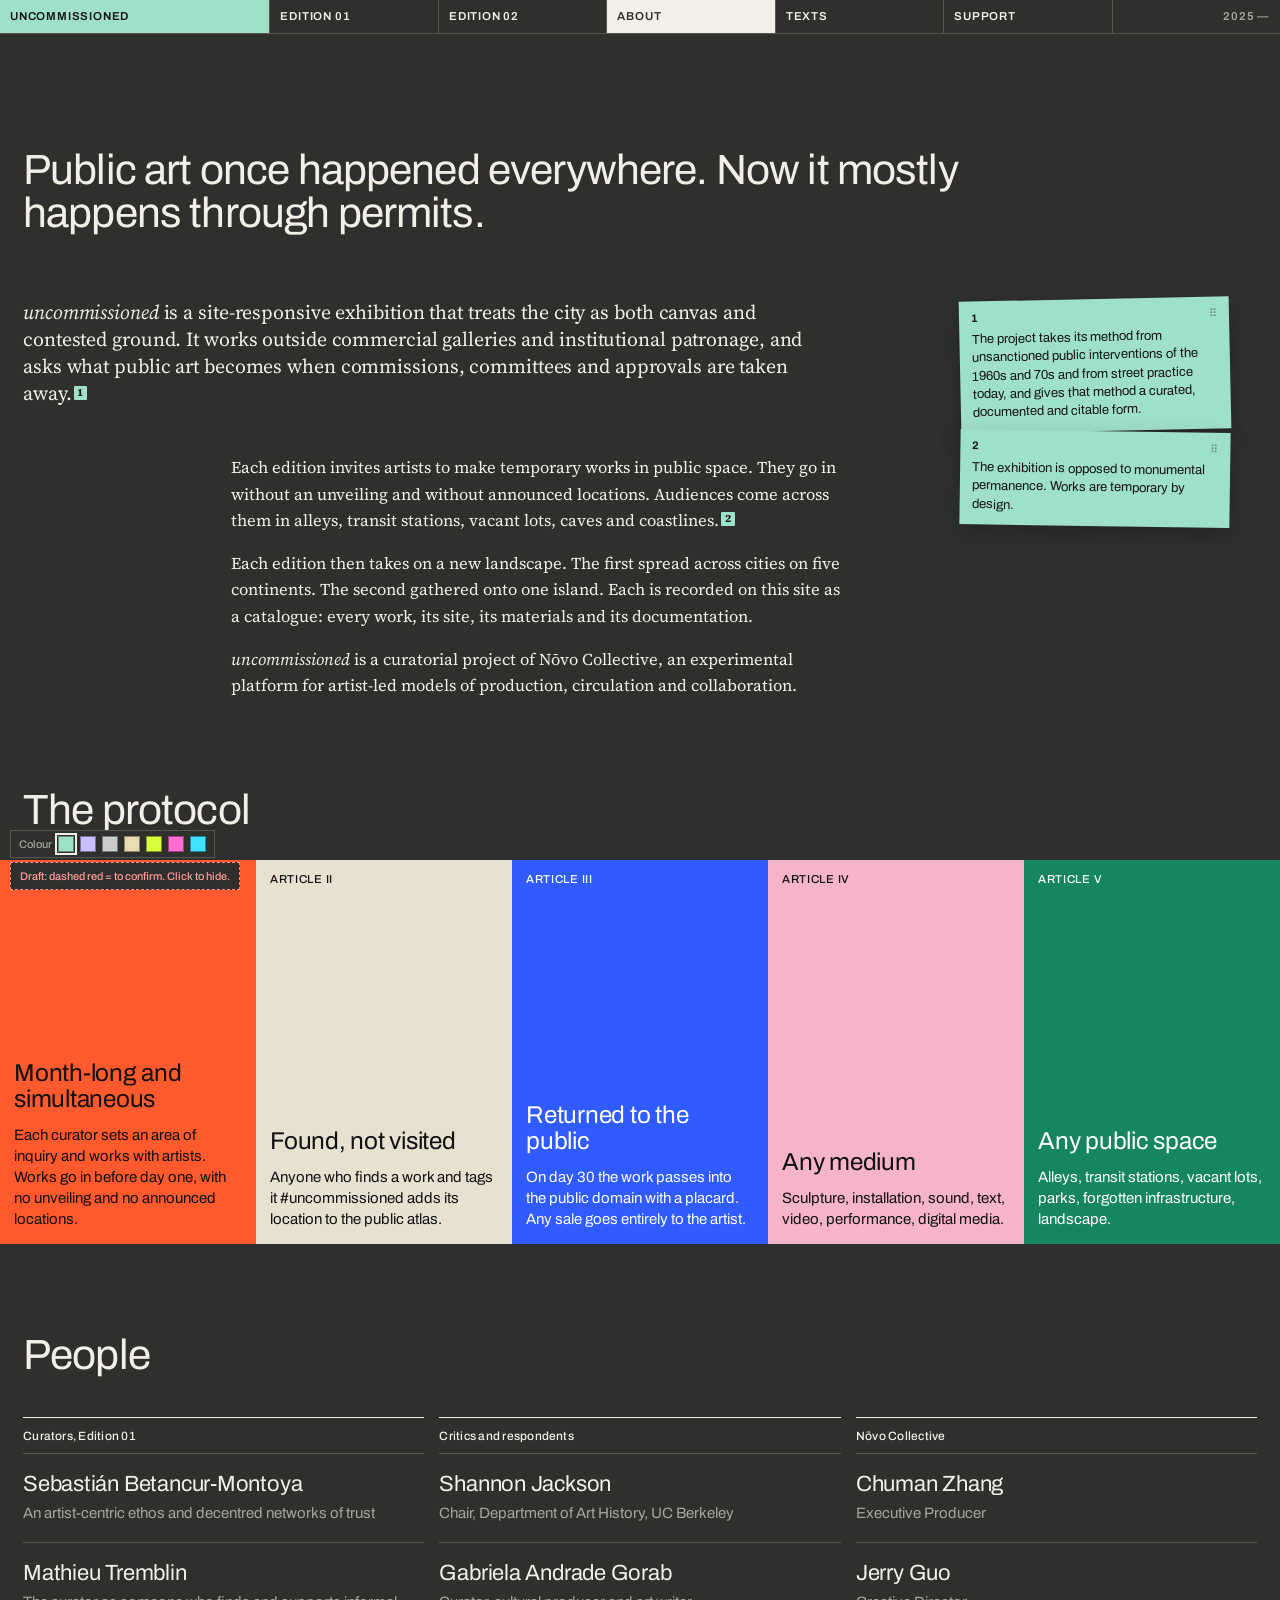
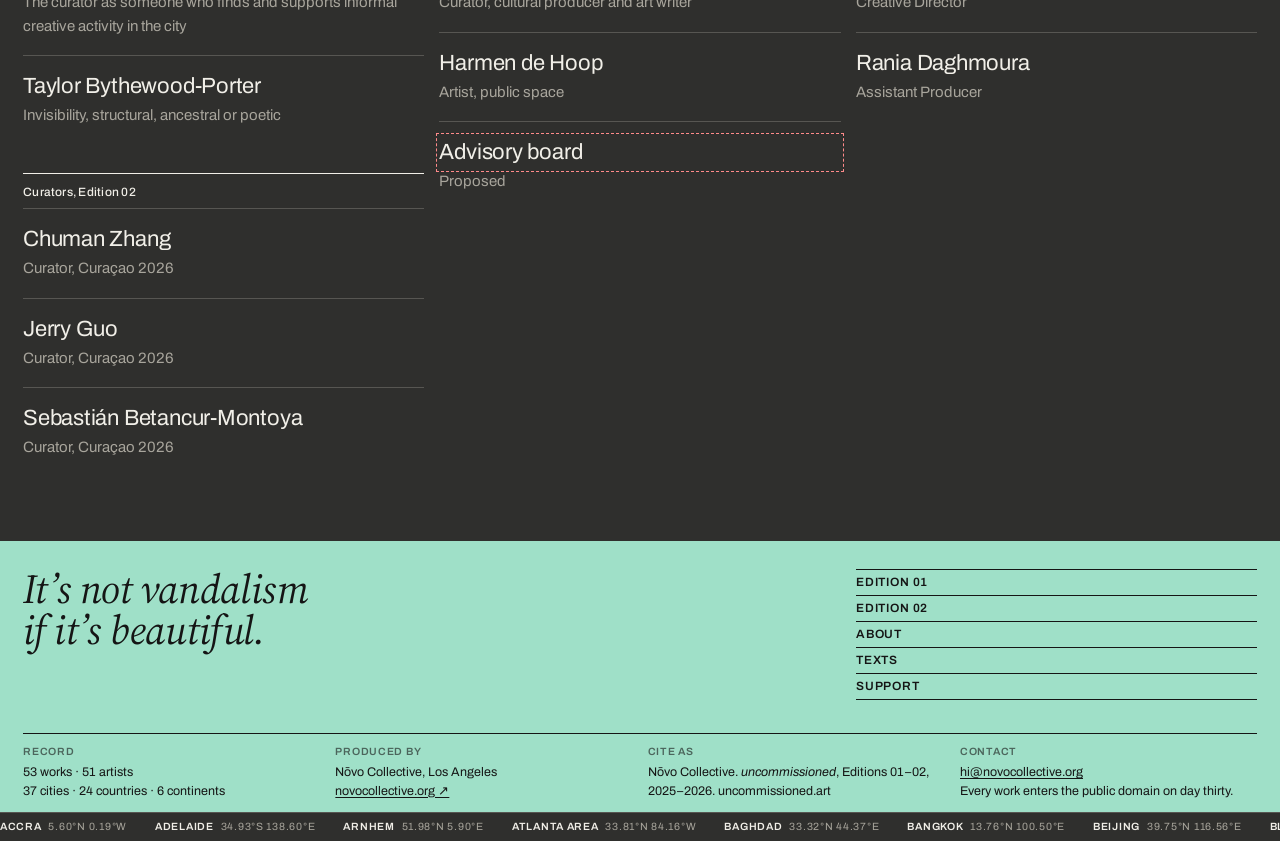
<file: about.html>
<!doctype html>
<html lang="en">
<head>
<meta charset="utf-8">
<meta name="viewport" content="width=device-width, initial-scale=1">
<link rel="icon" type="image/png" sizes="32x32" href="assets/icons/favicon-32.png">
<link rel="icon" type="image/png" sizes="16x16" href="assets/icons/favicon-16.png">
<link rel="apple-touch-icon" href="assets/icons/apple-touch-icon.png">
<meta name="theme-color" content="#2f2f2d">
<title>About · uncommissioned</title>
<link rel="preconnect" href="https://fonts.googleapis.com"><link rel="preconnect" href="https://fonts.gstatic.com" crossorigin>
<link href="https://fonts.googleapis.com/css2?family=Archivo:ital,wdth,wght@0,62..125,300..900;1,62..125,300..900&family=Source+Serif+4:ital,opsz,wght@0,8..60,400;0,8..60,500;1,8..60,400&display=swap" rel="stylesheet">
<link rel="stylesheet" href="assets/style.css?v=22">
<style>
.top{padding-top:clamp(56px,9vw,140px)}
.top h1{grid-column:1/11}
.essay .lede{grid-column:1/9}
.essay .body{grid-column:3/9;margin-top:48px}
.essay .body p+p{margin-top:1em}
.essay aside{grid-column:10/-1;grid-row:1/3;align-self:start}
.arts{display:grid;grid-template-columns:repeat(5,minmax(0,1fr))}
.arts .tile{aspect-ratio:auto;min-height:clamp(300px,30vw,440px)}
.arts .tile .h{font-size:clamp(22px,1.9vw,30px)}
.arts .tile p{font-size:15px;line-height:1.4;margin-top:12px}
.ppl{display:grid;grid-template-columns:repeat(12,minmax(0,1fr));column-gap:var(--gap)}
.ppl .g{grid-column:span 4}
.ppl h3{border-top:1px solid var(--fg);padding-top:10px;margin-bottom:8px}
.ppl .p{border-top:1px solid var(--line-2);padding:14px 0 18px}
.ppl .p b{display:block;font-size:22px;font-weight:400;letter-spacing:-.01em}
.ppl .p span{font-size:15px;color:var(--dim)}
@media (max-width:1000px){.arts{grid-template-columns:1fr 1fr}.ppl .g{grid-column:1/-1;margin-bottom:40px}}
@media (max-width:860px){.top h1,.essay .lede,.essay .body,.essay aside{grid-column:1/-1}.essay aside{grid-row:auto;margin-top:32px}}
@media (max-width:520px){.arts{grid-template-columns:1fr}}
</style>
</head>
<body>
<main>
  <section class="top pg grid">
    <h1 class="t-1">Public art once happened everywhere. Now it mostly happens through permits.</h1>
  </section>

  <div class="space-l"></div>

  <section class="pg grid essay">
    <p class="lede t-lede"><i>uncommissioned</i> is a site-responsive exhibition that treats the city as both canvas and contested ground. It works outside commercial galleries and institutional patronage, and asks what public art becomes when commissions, committees and approvals are taken away.<button class="fm" type="button" data-n="1">1</button></p>
    <aside>
      <div class="fn" data-n="1"><b>1</b>The project takes its method from unsanctioned public interventions of the 1960s and 70s and from street practice today, and gives that method a curated, documented and citable form.</div>
      <div class="fn" data-n="2"><b>2</b>The exhibition is opposed to monumental permanence. Works are temporary by design.</div>
    </aside>
    <div class="body t-body">
      <p>Each edition invites artists to make temporary works in public space. They go in without an unveiling and without announced locations. Audiences come across them in alleys, transit stations, vacant lots, caves and coastlines.<button class="fm" type="button" data-n="2">2</button></p>
      <p>Each edition then takes on a new landscape. The first spread across cities on five continents. The second gathered onto one island. Each is recorded on this site as a catalogue: every work, its site, its materials and its documentation.</p>
      <p><i>uncommissioned</i> is a curatorial project of Nōvo Collective, an experimental platform for artist-led models of production, circulation and collaboration.</p>
    </div>
  </section>

  <div class="space-xl"></div>

  <section>
    <div class="pg" style="margin-bottom:28px"><h2 class="t-1">The protocol</h2></div>
    <div class="arts" id="arts"></div>
  </section>

  <div class="space-xl"></div>

  <section class="pg">
    <h2 class="t-1" style="margin-bottom:40px">People</h2>
    <div class="ppl">
      <div class="g">
        <h3 class="t-meta" style="color:var(--fg)">Curators, Edition 01</h3>
        <div class="p"><b>Sebastián Betancur-Montoya</b><span>An artist-centric ethos and decentred networks of trust</span></div>
        <div class="p"><b>Mathieu Tremblin</b><span>The curator as someone who finds and supports informal creative activity in the city</span></div>
        <div class="p"><b>Taylor Bythewood-Porter</b><span>Invisibility, structural, ancestral or poetic</span></div>
        <h3 class="t-meta" style="color:var(--fg);margin-top:28px">Curators, Edition 02</h3>
        <div class="p"><b>Chuman Zhang</b><span>Curator, Curaçao 2026</span></div>
        <div class="p"><b>Jerry Guo</b><span>Curator, Curaçao 2026</span></div>
        <div class="p"><b>Sebastián Betancur-Montoya</b><span>Curator, Curaçao 2026</span></div>
      </div>
      <div class="g">
        <h3 class="t-meta" style="color:var(--fg)">Critics and respondents</h3>
        <div class="p"><b>Shannon Jackson</b><span>Chair, Department of Art History, UC Berkeley</span></div>
        <div class="p"><b>Gabriela Andrade Gorab</b><span>Curator, cultural producer and art writer</span></div>
        <div class="p"><b>Harmen de Hoop</b><span>Artist, public space</span></div>
        <div class="p"><b class="tbc">Advisory board</b><span>Proposed</span></div>
      </div>
      <div class="g">
        <h3 class="t-meta" style="color:var(--fg)">Nōvo Collective</h3>
        <div class="p"><b>Chuman Zhang</b><span>Executive Producer</span></div>
        <div class="p"><b>Jerry Guo</b><span>Creative Director</span></div>
        <div class="p"><b>Rania Daghmoura</b><span>Assistant Producer</span></div>
      </div>
    </div>
  </section>

  <div class="space-l"></div>
</main>

<script src="assets/data.js?v=22"></script>
<script src="assets/site.js?v=22"></script>
<script>
header("About"); footer(); setAccent("signal");
const A = [
  ["I","Month-long and simultaneous","Each curator sets an area of inquiry and works with artists. Works go in before day one, with no unveiling and no announced locations.","vermilion"],
  ["II","Found, not visited","Anyone who finds a work and tags it #uncommissioned adds its location to the public atlas.","bone"],
  ["III","Returned to the public","On day 30 the work passes into the public domain with a placard. Any sale goes entirely to the artist.","blue"],
  ["IV","Any medium","Sculpture, installation, sound, text, video, performance, digital media.","pink"],
  ["V","Any public space","Alleys, transit stations, vacant lots, parks, forgotten infrastructure, landscape.","green"],
];
document.getElementById("arts").innerHTML = A.map(a => `<div class="tile" style="${cvars(a[3])}"><div class="k">Article ${a[0]}</div><div><div class="h">${a[1]}</div><p>${a[2]}</p></div></div>`).join("");
</script>
</body>
</html>
</file>
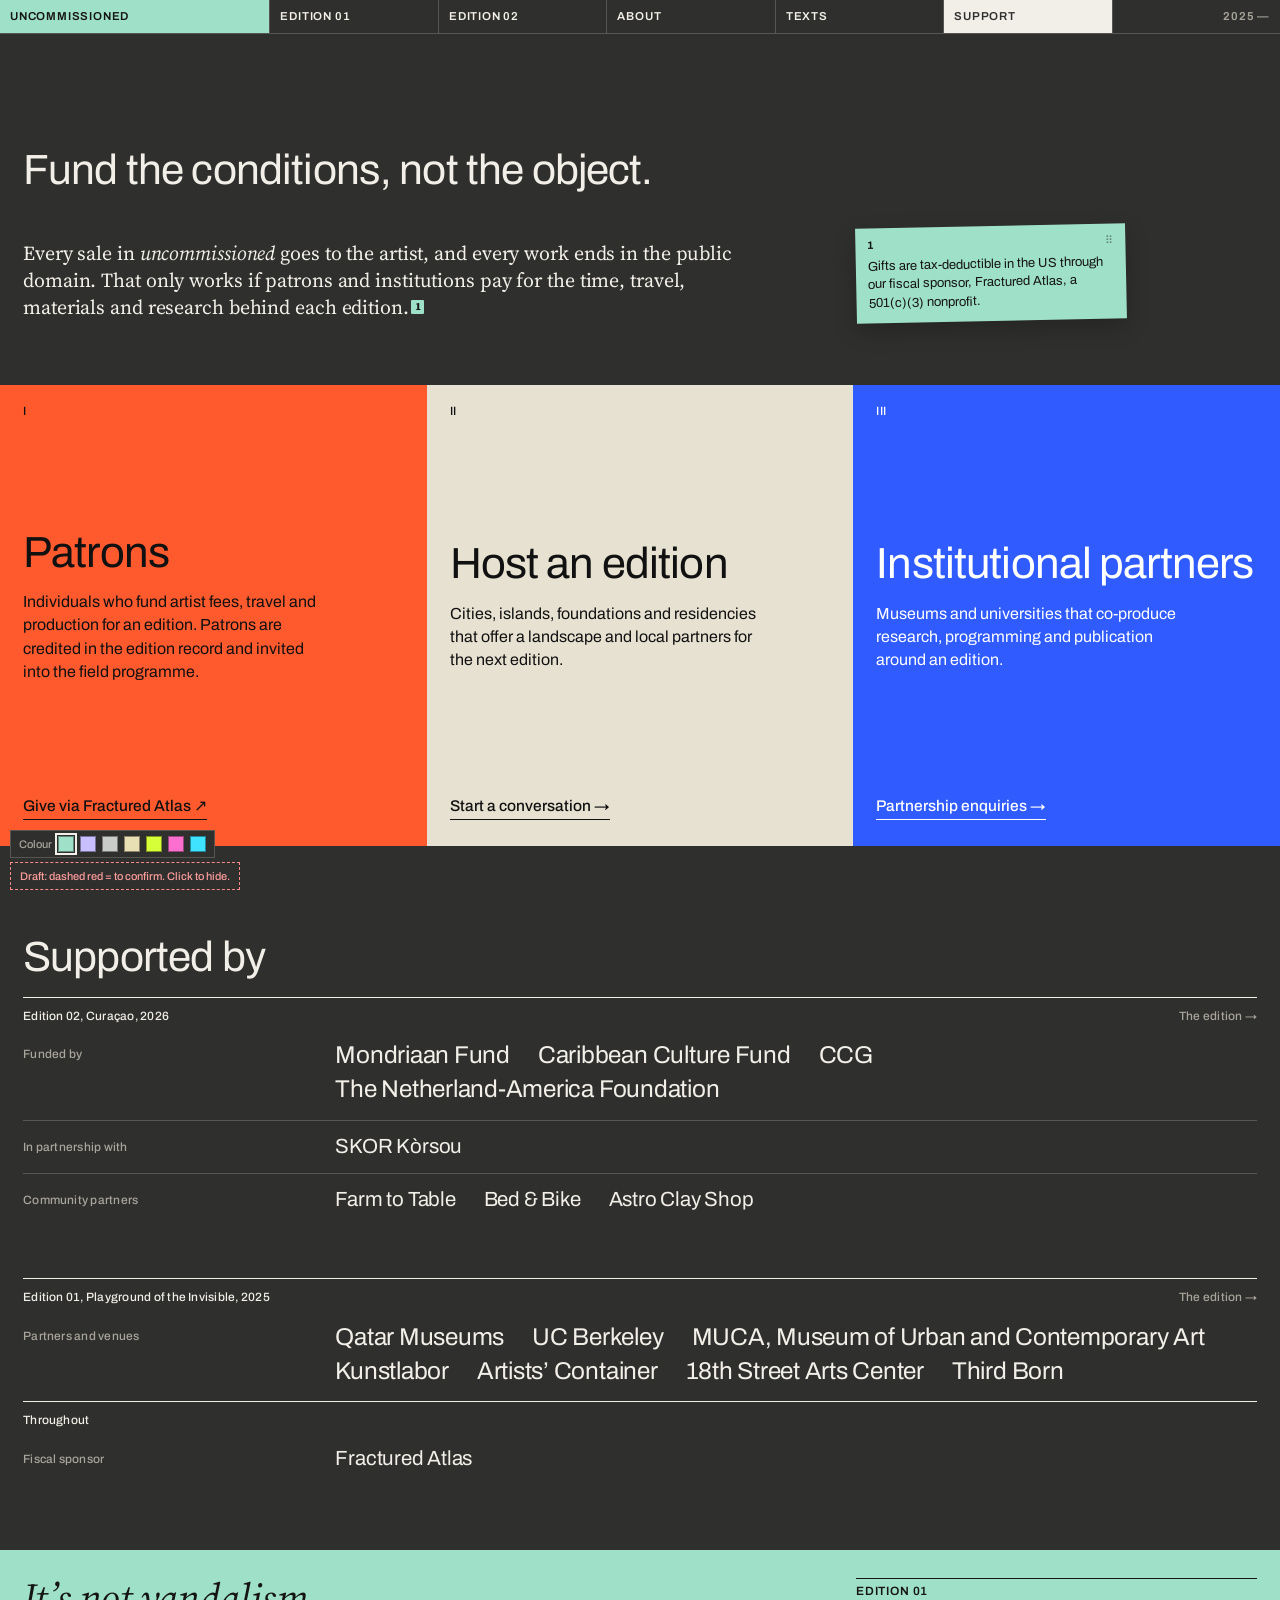
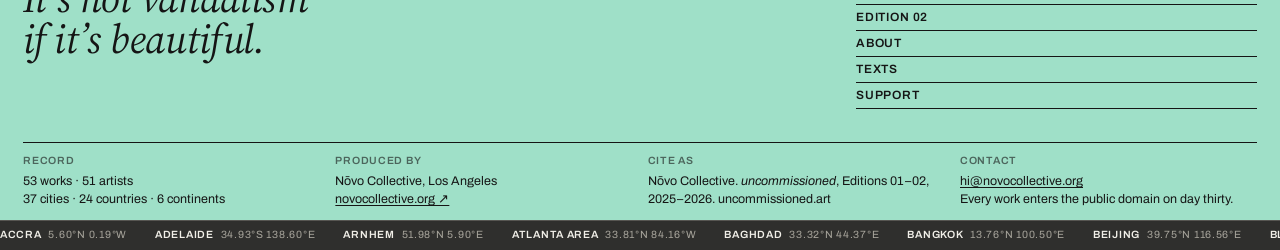
<file: support.html>
<!doctype html>
<html lang="en">
<head>
<meta charset="utf-8">
<meta name="viewport" content="width=device-width, initial-scale=1">
<link rel="icon" type="image/png" sizes="32x32" href="assets/icons/favicon-32.png">
<link rel="icon" type="image/png" sizes="16x16" href="assets/icons/favicon-16.png">
<link rel="apple-touch-icon" href="assets/icons/apple-touch-icon.png">
<meta name="theme-color" content="#2f2f2d">
<title>Support · uncommissioned</title>
<link rel="preconnect" href="https://fonts.googleapis.com"><link rel="preconnect" href="https://fonts.gstatic.com" crossorigin>
<link href="https://fonts.googleapis.com/css2?family=Archivo:ital,wdth,wght@0,62..125,300..900;1,62..125,300..900&family=Source+Serif+4:ital,opsz,wght@0,8..60,400;0,8..60,500;1,8..60,400&display=swap" rel="stylesheet">
<link rel="stylesheet" href="assets/style.css?v=22">
<style>
.top{padding-top:clamp(56px,9vw,140px)}
.top h1{grid-column:1/11}
.top .lede{grid-column:1/8;margin-top:48px}
.top aside{grid-column:9/-1;align-self:end}
.ways{display:grid;grid-template-columns:repeat(3,minmax(0,1fr))}
.way{background:var(--c);color:var(--k);padding:18px var(--pad) 26px;min-height:clamp(380px,36vw,520px);display:flex;flex-direction:column;justify-content:space-between;transition:filter .2s}
.way:hover{filter:brightness(1.06)}
.way .h{font-size:clamp(32px,3.4vw,56px);line-height:1;letter-spacing:-.02em}
.way p{font-size:16px;line-height:1.45;margin-top:16px;max-width:34ch}
.way .go{font-weight:500;border-bottom:1px solid currentColor;align-self:flex-start;padding-bottom:2px}
/* support record, per edition */
.rec-h{display:flex;justify-content:space-between;align-items:baseline;border-top:1px solid var(--fg);padding:10px 0 4px}
.rec-h a:hover{color:var(--note)}
.rec + .rec{margin-top:clamp(36px,4vw,60px)}
.sup{display:grid;grid-template-columns:repeat(12,minmax(0,1fr));column-gap:var(--gap);border-top:1px solid var(--line-2);padding:12px 0 14px}
.rec-h + .sup{border-top:0}
.sup .l{grid-column:1/4;padding-top:6px}
.sup ul{grid-column:4/-1;list-style:none;display:flex;flex-wrap:wrap;gap:2px 28px;font-size:clamp(18px,1.6vw,24px);line-height:1.3;letter-spacing:-.01em}
.sup.big ul{font-size:clamp(20px,1.9vw,28px)}
@media (max-width:860px){.top h1,.top .lede,.top aside,.sup .l,.sup ul{grid-column:1/-1}.top aside{margin-top:28px}.ways{grid-template-columns:1fr}.sup ul{margin-top:10px}}
</style>
</head>
<body>
<main>
  <section class="top pg grid">
    <h1 class="t-1">Fund the conditions, not the object.</h1>
    <p class="lede t-lede">Every sale in <i>uncommissioned</i> goes to the artist, and every work ends in the public domain. That only works if patrons and institutions pay for the time, travel, materials and research behind each edition.<button class="fm" type="button" data-n="1">1</button></p>
    <aside><div class="fn" data-n="1"><b>1</b>Gifts are tax-deductible in the US through our fiscal sponsor, Fractured Atlas, a 501(c)(3) nonprofit.</div></aside>
  </section>
  <div class="space-l"></div>
  <section class="ways" id="ways"></section>
  <div class="space-xl"></div>
  <section class="pg">
    <div class="sec-head" style="margin-bottom:18px"><h2 class="t-1">Supported by</h2></div>
    <div id="sups"></div>
    <div class="rec"><div class="rec-h"><span class="t-meta" style="color:var(--fg)">Throughout</span></div>
      <div class="sup"><span class="l t-meta">Fiscal sponsor</span><ul><li>Fractured Atlas</li></ul></div></div>
  </section>
  <div class="space-l"></div>
</main>
<script src="assets/data.js?v=22"></script>
<script src="assets/site.js?v=22"></script>
<script>
header("Support"); footer(); setAccent("signal");
const W = [
  ["I","Patrons","Individuals who fund artist fees, travel and production for an edition. Patrons are credited in the edition record and invited into the field programme.","Give via Fractured Atlas ↗","https://fundraising.fracturedatlas.org/uncommissioned/general_support","vermilion"],
  ["II","Host an edition","Cities, islands, foundations and residencies that offer a landscape and local partners for the next edition.","Start a conversation →","mailto:hi@novocollective.org?subject=Host%20an%20edition%20of%20uncommissioned","bone"],
  ["III","Institutional partners","Museums and universities that co-produce research, programming and publication around an edition.","Partnership enquiries →","mailto:hi@novocollective.org?subject=uncommissioned%20partnership","blue"],
];
document.getElementById("ways").innerHTML = W.map(w => `<a class="way" href="${w[4]}" ${w[4].startsWith("http") ? 'target="_blank" rel="noopener"' : ""} style="${cvars(w[5])}"><span class="t-meta" style="color:inherit">${w[0]}</span><div><div class="h">${w[1]}</div><p>${w[2]}</p></div><span class="go">${w[3]}</span></a>`).join("");
document.getElementById("sups").innerHTML = SUPPORTERS.map(r => `<div class="rec">
  <div class="rec-h"><span class="t-meta" style="color:var(--fg)">${esc(r.title)}</span><a class="t-meta" href="edition.html?e=${r.ed}">The edition →</a></div>
  ${r.rows.map(([l, xs], i) => `<div class="sup${i === 0 ? " big" : ""}"><span class="l t-meta">${esc(l)}</span><ul>${xs.map(x => `<li>${esc(x)}</li>`).join("")}</ul></div>`).join("")}
</div>`).join("");
</script>
</body>
</html>
</file>
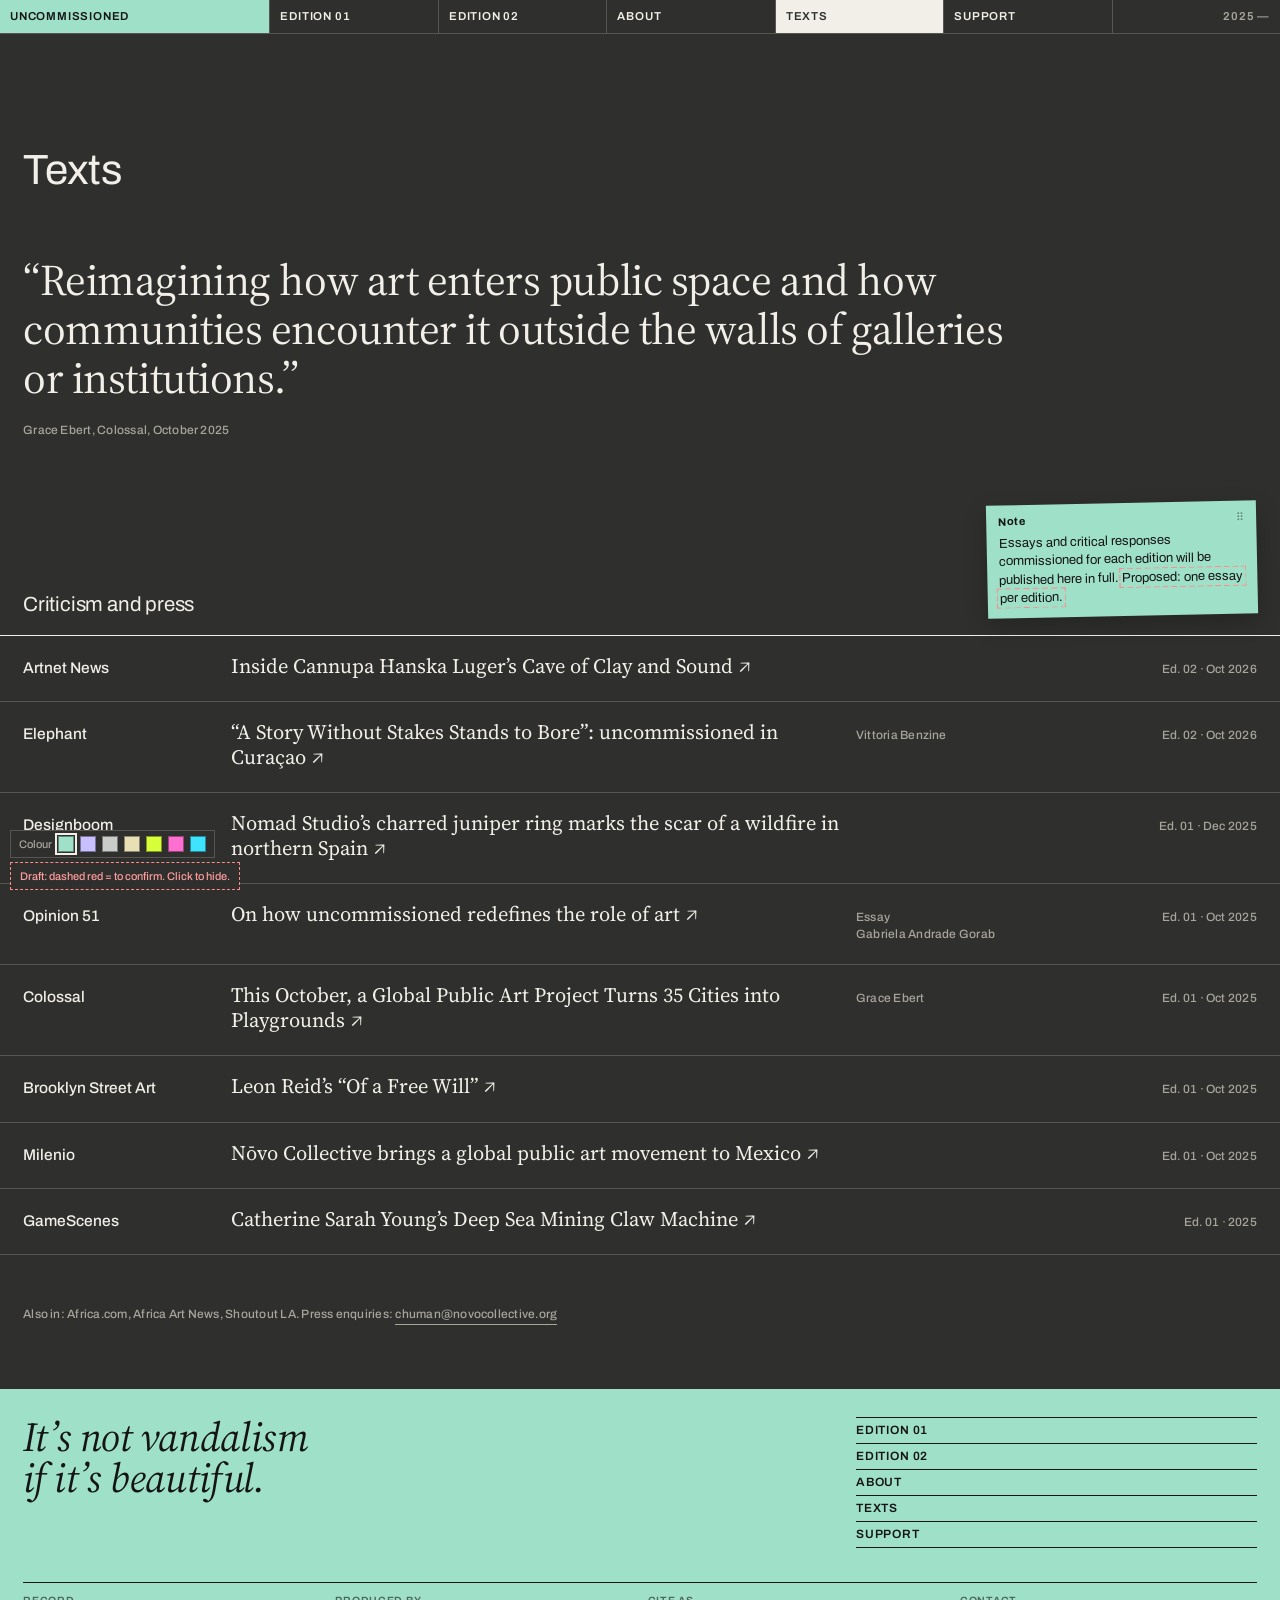
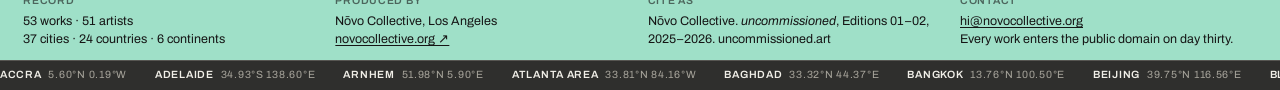
<file: texts.html>
<!doctype html>
<html lang="en">
<head>
<meta charset="utf-8">
<meta name="viewport" content="width=device-width, initial-scale=1">
<link rel="icon" type="image/png" sizes="32x32" href="assets/icons/favicon-32.png">
<link rel="icon" type="image/png" sizes="16x16" href="assets/icons/favicon-16.png">
<link rel="apple-touch-icon" href="assets/icons/apple-touch-icon.png">
<meta name="theme-color" content="#2f2f2d">
<title>Texts · uncommissioned</title>
<link rel="preconnect" href="https://fonts.googleapis.com"><link rel="preconnect" href="https://fonts.gstatic.com" crossorigin>
<link href="https://fonts.googleapis.com/css2?family=Archivo:ital,wdth,wght@0,62..125,300..900;1,62..125,300..900&family=Source+Serif+4:ital,opsz,wght@0,8..60,400;0,8..60,500;1,8..60,400&display=swap" rel="stylesheet">
<link rel="stylesheet" href="assets/style.css?v=22">
<style>
.top{padding-top:clamp(56px,9vw,140px)}
.top h1{grid-column:1/-1}
.q{grid-column:1/11;font-family:var(--serif);font-size:clamp(28px,3.4vw,54px);line-height:1.12;letter-spacing:-.01em;font-weight:400}
.q-by{grid-column:1/-1;margin-top:20px}
.list{border-top:1px solid var(--fg)}
.row{display:grid;grid-template-columns:repeat(12,minmax(0,1fr));column-gap:var(--gap);padding:18px var(--pad) 22px;border-bottom:1px solid var(--line-2);transition:background .2s,color .2s;align-items:baseline}
.row:hover{background:var(--note);color:var(--note-ink)}
.row:hover .t-meta{color:inherit}
.row .o{grid-column:1/3;font-weight:500}
.row .h{grid-column:3/9;font-family:var(--serif);font-size:clamp(19px,1.6vw,25px);line-height:1.22}
.row .by{grid-column:9/11}
.row .d{grid-column:11/-1;text-align:right}
@media (max-width:860px){.q{grid-column:1/-1}.row .o{grid-column:1/7}.row .d{grid-column:7/-1}.row .h{grid-column:1/-1;grid-row:2;margin-top:8px}.row .by{grid-column:1/-1;grid-row:3;margin-top:6px}}
</style>
</head>
<body>
<main>
  <section class="top pg grid"><h1 class="t-1">Texts</h1></section>
  <div class="space-l"></div>
  <section class="pg grid">
    <p class="q">“Reimagining how art enters public space and how communities encounter it outside the walls of galleries or institutions.”</p>
    <p class="q-by t-meta">Grace Ebert, Colossal, October 2025</p>
  </section>
  <div class="space-l"></div>
  <section>
    <div class="pg grid" style="margin-bottom:18px;align-items:end">
      <h2 class="t-2" style="grid-column:1/8">Criticism and press</h2>
      <div class="fn" style="grid-column:9/-1;justify-self:end"><b>Note</b>Essays and critical responses commissioned for each edition will be published here in full. <span class="tbc">Proposed: one essay per edition.</span></div>
    </div>
    <div class="list" id="list"></div>
  </section>
  <div class="space-m"></div>
  <p class="pg t-meta">Also in: Africa.com, Africa Art News, Shoutout LA. Press enquiries: <a class="ln" href="mailto:chuman@novocollective.org">chuman@novocollective.org</a></p>
  <div class="space-l"></div>
</main>
<script src="assets/data.js?v=22"></script>
<script src="assets/site.js?v=22"></script>
<script>
header("Texts"); footer(); setAccent("signal");
document.getElementById("list").innerHTML = TEXTS.map(x => `
  <a class="row" href="${x.url}" target="_blank" rel="noopener" style="${cvars(x.color)}">
    <span class="o">${esc(x.outlet)}</span>
    <span class="h">${esc(x.title)} ↗</span>
    <span class="by t-meta">${x.kind ? x.kind + "<br>" : ""}${esc(x.by)}</span>
    <span class="d t-meta">Ed. ${x.ed} · ${x.date}</span>
  </a>`).join("");
</script>
</body>
</html>
</file>
<file: assets/style.css>
/* uncommissioned — shared styles (v2.1)
   One family, Archivo, used at five levels:
   .t-display  heavy condensed, for scale (numbers, giant words)
   .t-1        page headline
   .t-2        section headline / item titles
   .t-lede     opening paragraph
   body        reading text
   .t-meta     labels, dates, captions
   Recurring motif: the paper footnote (.fm marker + .fn note), draggable.
*/
:root{
  --bg:#2f2f2d; --bg-2:#383835; --fg:#f1efe8; --dim:#a8a59c; --line:#454542; --line-2:#575652;
  --note:#e9dfb4; --note-ink:#151515;
  --accent:#ff5a2e; --accent-ink:#111;
  --pad:clamp(14px,1.8vw,26px); --gap:clamp(10px,1.2vw,18px);
  --f:"Archivo",Helvetica,Arial,sans-serif; --serif:"Source Serif 4",Georgia,"Times New Roman",serif;
}
*{box-sizing:border-box;margin:0;padding:0}
html{-webkit-text-size-adjust:100%}
body{background:var(--bg);color:var(--fg);font-family:var(--f);font-size:15.5px;line-height:1.5;font-weight:400;-webkit-font-smoothing:antialiased;overflow-x:hidden}
img{display:block;max-width:100%;height:auto}
a{color:inherit;text-decoration:none}
em,i{font-style:italic}
button{font:inherit;color:inherit;background:none;border:0;cursor:pointer}

/* ——— type ——— */
.t-display{font-size:clamp(52px,7.2vw,124px);line-height:.84;font-weight:800;font-variation-settings:"wdth" 62;font-stretch:62%;letter-spacing:-.01em}
.t-1{font-size:clamp(28px,3.3vw,52px);line-height:1.02;font-weight:400;letter-spacing:-.02em}
.t-2{font-size:clamp(19px,1.6vw,26px);line-height:1.15;font-weight:400;letter-spacing:-.01em}
.t-3{font-size:16px;line-height:1.3;font-weight:600}
.t-lede{font-family:var(--serif);font-size:clamp(19px,1.55vw,24px);line-height:1.36;font-weight:400;letter-spacing:-.005em}
.t-body{font-family:var(--serif);font-size:16.5px;line-height:1.6;font-weight:400}
.serif{font-family:var(--serif)}
.t-meta{font-size:12px;line-height:1.4;font-weight:500;letter-spacing:.02em;color:var(--dim)}
.caps{text-transform:uppercase;letter-spacing:.06em}
.dim{color:var(--dim)}

/* ——— layout ——— */
.pg{padding:0 var(--pad)}
.grid{display:grid;grid-template-columns:repeat(12,minmax(0,1fr));column-gap:var(--gap)}
.space-xl{height:clamp(64px,7vw,110px)}
.space-l{height:clamp(44px,5vw,76px)}
.space-m{height:clamp(36px,4vw,64px)}

/* ——— header: one slim ruled line ——— */
.hd{position:sticky;top:0;z-index:30;display:grid;grid-template-columns:1.6fr repeat(5,1fr) 1fr;background:var(--bg);border-bottom:1px solid var(--line-2);height:34px}
.hd a,.hd span{display:flex;align-items:center;padding:0 10px;border-left:1px solid var(--line-2);font-size:11.5px;font-weight:600;text-transform:uppercase;letter-spacing:.07em;transition:background .15s,color .15s;white-space:nowrap;overflow:hidden}
.hd a:first-child{border-left:0;background:var(--note);color:var(--note-ink)}
.hd a:not(:first-child):hover,.hd a[aria-current]{background:var(--fg);color:var(--bg)}
.hd .yr{color:var(--dim);justify-content:flex-end}
.hd .menu{display:none}
@media (max-width:860px){
  .hd{grid-template-columns:1fr auto;height:auto}
  .hd a:first-child{height:34px}
  .hd a:not(:first-child),.hd span{display:none}
  .hd .menu{display:block;padding:0 14px;border-left:1px solid var(--line-2);font-size:11.5px;text-transform:uppercase;letter-spacing:.07em;font-weight:500}
  .hd.open a:not(:first-child){display:flex;grid-column:1/-1;height:38px;border-left:0;border-top:1px solid var(--line-2)}
}

/* ——— footnotes: the recurring motif ——— */
/* marker: a small yellow tag, not a superscript, so it never reads as a power */
.fm{display:inline-flex;align-items:center;justify-content:center;min-width:1.25em;height:1.25em;padding:0 .25em;margin:0 .1em 0 .18em;background:var(--note);color:var(--note-ink);font-size:11px;font-weight:700;line-height:1;vertical-align:.35em;letter-spacing:0;font-stretch:100%;font-variation-settings:"wdth" 100;cursor:pointer;border-radius:1px;transition:transform .15s}
.fm:hover{transform:rotate(-6deg) scale(1.12)}
.t-display .fm{font-size:13px;vertical-align:top;margin-top:.12em}
.fn{position:relative;background:var(--note);color:var(--note-ink);padding:9px 12px 11px;font-size:13px;line-height:1.42;font-weight:400;max-width:270px;box-shadow:0 8px 22px rgba(0,0,0,.22);cursor:grab;touch-action:none;user-select:none;transition:box-shadow .2s;z-index:4}
.fn:active{cursor:grabbing;box-shadow:0 16px 34px rgba(0,0,0,.35)}
.fn b{display:flex;justify-content:space-between;font-weight:700;font-size:11px;margin-bottom:4px;letter-spacing:.04em}
.fn b::after{content:"⠿";font-weight:400;opacity:.45}
.fn a{text-decoration:underline}
.fn.flash{animation:flash .7s}
@keyframes flash{0%,100%{transform:var(--tf,none)}30%{transform:var(--tf,none) scale(1.06) rotate(-1.5deg)}}

/* draft marks (remove before launch) */
.tbc{outline:1px dashed #ff8a8a;outline-offset:2px;cursor:help}
body.clean .tbc{outline:0}
.draft{position:fixed;left:10px;bottom:10px;z-index:60;background:var(--bg);color:#ff9d9d;border:1px dashed #ff8a8a;padding:5px 9px;font-size:11px;font-weight:500}

/* ——— colour tiles ——— */
.tiles{display:grid;grid-template-columns:repeat(4,minmax(0,1fr))}
.tile{position:relative;aspect-ratio:4/5;display:flex;flex-direction:column;justify-content:space-between;padding:12px 14px 14px;overflow:hidden;background:var(--c,#222);color:var(--k,#fff)}
.tile .k{font-size:11.5px;font-weight:500;line-height:1.3;text-transform:uppercase;letter-spacing:.06em}
.tile .h{font-size:clamp(18px,1.6vw,24px);line-height:1.1;letter-spacing:-.01em}
.tile .arrow{position:absolute;right:14px;top:10px}
@media (max-width:1000px){.tiles{grid-template-columns:repeat(2,minmax(0,1fr))}}

/* ——— figures ——— */
.figs{display:grid;grid-template-columns:repeat(4,minmax(0,1fr));column-gap:var(--gap)}
.figs .f{border-top:1px solid var(--line-2);padding-top:12px}
.figs .f .t-display{display:block}
.figs .f .t-meta{margin-top:10px;color:var(--fg)}
@media (max-width:760px){.figs{grid-template-columns:1fr 1fr;row-gap:30px}}

/* ——— map ——— */
.map-wrap{position:relative;border-top:1px solid var(--line-2);border-bottom:1px solid var(--line-2)}
.map-wrap svg{display:block;width:100%;height:auto}
.loc .land{fill:#4a4944;stroke:#8d8a80;stroke-width:.8}
.loc{background:#2a2a28!important}
.map-wrap .grat{fill:none;stroke:#393936;stroke-width:.6}
.map-wrap .pt{cursor:pointer}
.map-wrap .pt .ring{fill:none;stroke-width:1;opacity:.55;transform-box:fill-box;transform-origin:center;animation:pulse 3.2s ease-out infinite}
.map-wrap .pt:hover .dot{stroke:#fff;stroke-width:2}
.map-wrap .lbl{font-family:var(--f);font-size:11px;font-weight:600;fill:var(--fg);paint-order:stroke;stroke:var(--bg);stroke-width:3px;stroke-linejoin:round;pointer-events:none;transition:opacity .2s}
.map-wrap .pt .n{font-family:var(--f);font-size:11px;font-weight:700;text-anchor:middle;pointer-events:none}
.map-wrap svg{cursor:grab;touch-action:pan-y}
.map-wrap svg:active{cursor:grabbing}
.map-wrap .base path{vector-effect:non-scaling-stroke}
.map-wrap{overflow:hidden}
.map-ui{position:absolute;right:var(--pad);top:12px;display:flex;flex-direction:column;gap:0;z-index:4;border:1px solid var(--line-2);background:var(--bg)}
.map-ui button{width:34px;height:30px;font-size:17px;line-height:1;border-top:1px solid var(--line-2)}
.map-ui button:first-child{border-top:0}
.map-ui button[data-z="reset"]{font-size:9.5px;font-weight:600;text-transform:uppercase;letter-spacing:.04em}
.map-ui button:hover{background:var(--fg);color:var(--bg)}
.map-hint{position:absolute;left:50%;top:50%;transform:translate(-50%,-50%);background:rgba(20,20,19,.82);color:var(--fg);padding:8px 14px;font-size:12.5px;font-weight:500;pointer-events:none;opacity:0;transition:opacity .25s;z-index:5}
.map-hint.on{opacity:1}
/* Curaçao: water lines, hachure, degree frame */
.map-wrap{background:#2a2a28}
.map-wrap .grat{stroke:#3a3a37}
.map-wrap .wl,.map-wrap .wl-cut{fill:none;stroke-linejoin:round;vector-effect:none!important}
.map-wrap .wl{stroke:#7d97ad}
.map-wrap .pts .pt{cursor:pointer}
.map-wrap .lbls{pointer-events:none}
.map-wrap .wl-cut{stroke:#2a2a28}
.map-wrap .land{fill:#4a4944;stroke:#8d8a80;stroke-width:1}
.map-wrap .land-h{stroke:none}
.map-wrap .terrain .band{stroke:none}
.map-wrap .terrain .shade{image-rendering:auto;mix-blend-mode:normal;pointer-events:none}
.map-wrap .terrain .ct{fill:none;stroke:#8d8a80;stroke-width:.5;opacity:.55}
.map-wrap .terrain .ct.ix{stroke-width:.9;opacity:.85}
.map-wrap .legend text{font-family:var(--f);font-size:10px;fill:var(--dim)}
.map-wrap .hatch{stroke:#5a5953;stroke-width:1}
.map-wrap .places text{font-family:var(--f);font-size:11px;fill:var(--dim)}
.map-wrap .places .sea{font-family:var(--serif);font-style:italic;font-size:15px;letter-spacing:.12em;fill:#6b8aa6}
.map-wrap .places .peak{fill:var(--dim)}
.map-wrap .places .town{fill:none;stroke:var(--dim);stroke-width:1.2}
.map-wrap .ticks text,.map-wrap .scale text,.map-wrap .north text{font-family:var(--f);font-size:10px;fill:var(--dim);letter-spacing:.03em}
.map-wrap .scale path{fill:none;stroke:var(--dim);stroke-width:1.2}
.map-wrap .north path{fill:var(--dim)}
@keyframes pulse{0%{transform:scale(1);opacity:.7}100%{transform:scale(1.9);opacity:0}}
@media (prefers-reduced-motion:reduce){.map-wrap .pt .ring{animation:none;opacity:0}}
.map-tip{position:absolute;pointer-events:none;z-index:5;padding:8px 10px;max-width:240px;font-size:12px;line-height:1.35;opacity:0;transform:translate(-50%,calc(-100% - 12px));transition:opacity .12s}
.map-tip i{display:block;font-size:14px}
.map-key{list-style:none;display:grid;grid-template-columns:repeat(4,minmax(0,1fr));column-gap:var(--gap);padding:14px var(--pad) 0}
.map-key li{border-top:1px solid var(--line-2);padding:8px 0 12px;font-size:13px;line-height:1.35}
.map-key b{font-weight:600;margin-right:4px}
.map-key .sw{display:inline-block;width:8px;height:8px;border-radius:50%;margin-right:7px}
.map-key a:hover b{color:var(--accent)}
@media (max-width:760px){.map-key{grid-template-columns:1fr 1fr}}

/* ——— inline index: words + small images (for works without their own page) ——— */
.inline-index{font-size:clamp(26px,3.4vw,52px);line-height:1.24;font-weight:300;letter-spacing:-.02em}
.inline-index .it{display:inline;cursor:pointer;transition:color .2s}
.inline-index .it:hover{color:var(--hc,var(--accent))}
.inline-index .it i{font-family:var(--serif);font-weight:400}
.inline-index .by{font-size:.42em;letter-spacing:.02em;font-weight:500;color:var(--dim);vertical-align:.5em;margin-left:.3em;text-transform:uppercase}
.thumb{display:inline-block;width:1.1em;height:.82em;vertical-align:-.04em;margin:0 .14em;object-fit:cover;background:var(--c,#555);transition:transform .25s}
.it:hover .thumb{transform:scale(1.6) rotate(-3deg)}

/* marquee version (home) */
.marquee{overflow:hidden;white-space:nowrap;border-top:1px solid var(--line-2)}
.marquee .row{display:inline-flex;gap:0;padding:6px 0;animation:mq var(--d,70s) linear infinite}
.marquee .row.rev{animation-direction:reverse}
.marquee:hover .row{animation-play-state:paused}
.marquee .row > span{padding-right:.3em}
@keyframes mq{from{transform:translateX(0)}to{transform:translateX(-50%)}}
@media (prefers-reduced-motion:reduce){.marquee .row{animation:none}}

/* ——— pop-up window ——— */
.win{position:absolute;z-index:70;width:min(340px,calc(100vw - 24px));background:var(--c,#f1efe8);color:var(--k,#111);box-shadow:0 22px 60px rgba(0,0,0,.45);border:1px solid rgba(0,0,0,.6);animation:winin .28s cubic-bezier(.2,.8,.2,1.2)}
.win .bar{display:flex;justify-content:space-between;align-items:center;height:26px;padding:0 4px 0 10px;border-bottom:1px solid rgba(0,0,0,.6);font-size:11px;font-weight:600;text-transform:uppercase;letter-spacing:.06em;cursor:grab;touch-action:none;user-select:none}
.win .x{width:22px;height:20px;font-size:14px;line-height:1}
.win .x:hover{background:rgba(0,0,0,.12)}
.win .bd{padding:12px 12px 14px}
.win img{width:100%;aspect-ratio:3/2;object-fit:cover;margin-bottom:10px}
.win h4{font-family:var(--serif);font-size:21px;line-height:1.15;font-weight:400;font-style:italic}
.win .wl{list-style:none;max-height:340px;overflow:auto}
.win .wl li{display:flex;gap:9px;align-items:flex-start;padding:7px 0;border-top:1px solid rgba(0,0,0,.18);cursor:pointer;font-size:13px;line-height:1.3}
.win .wl li:hover i{text-decoration:underline}
.win .wl i{font-family:var(--serif);font-size:16px}
.win .wl .sw{flex:none;width:10px;height:10px;margin-top:4px}
.win p{font-size:13px;line-height:1.4;margin-top:6px}
.win dl{display:grid;grid-template-columns:70px 1fr;gap:3px 10px;font-size:12.5px;margin-top:10px;border-top:1px solid rgba(0,0,0,.25);padding-top:8px}
.win dt{opacity:.6}
@keyframes winin{from{transform:translateY(12px) scale(.96);opacity:0}}

/* ticket (home pop-up) */
.ticket{position:fixed;right:18px;bottom:18px;z-index:65;display:flex;background:var(--note);color:var(--note-ink);box-shadow:0 22px 60px rgba(0,0,0,.45);animation:tk .6s cubic-bezier(.2,.8,.2,1.2);transform:rotate(-3deg)}
.ticket::before,.ticket::after{content:"";position:absolute;left:0;right:0;height:8px;background:radial-gradient(circle at 5px 0,transparent 4px,var(--note) 4.5px) repeat-x;background-size:10px 8px}
.ticket::before{top:-7px;transform:rotate(180deg)}
.ticket::after{bottom:-7px}
.ticket .stub{writing-mode:vertical-rl;transform:rotate(180deg);padding:12px 8px;border-left:1px dashed rgba(0,0,0,.5);font-weight:800;font-variation-settings:"wdth" 62;font-stretch:62%;font-size:20px;letter-spacing:.01em;text-transform:uppercase}
.ticket .body{padding:12px 14px 12px;width:230px}
.ticket .body .big{font-weight:800;font-variation-settings:"wdth" 62;font-stretch:62%;font-size:34px;line-height:.9;text-transform:uppercase}
.ticket .body p{font-size:12.5px;line-height:1.35;margin-top:8px}
.ticket .body .go{display:inline-block;margin-top:10px;font-size:12px;font-weight:700;text-transform:uppercase;letter-spacing:.05em;border-bottom:1.5px solid}
.ticket .x{position:absolute;right:6px;top:4px;font-size:14px}
@keyframes tk{from{transform:translateY(140%) rotate(8deg)}}

/* ——— links ——— */
.ln{display:inline-flex;gap:6px;align-items:baseline;font-weight:500;border-bottom:1px solid currentColor;padding-bottom:1px;transition:color .15s}
.ln:hover{color:var(--accent)}
.cyc{display:inline-block;transition:color .4s}

/* ——— footer ——— */
.ft{overflow:hidden}
.ft-band{background:var(--note);color:var(--note-ink);padding:clamp(18px,2.2vw,30px) var(--pad) 12px}
.ft-say{grid-column:1/8;font-family:var(--serif);font-style:italic;font-size:clamp(28px,3.2vw,50px);line-height:1;letter-spacing:-.015em}
.ft-nav{grid-column:9/-1;align-self:end;display:flex;flex-direction:column;border-top:1px solid currentColor}
.ft-nav a{display:flex;justify-content:space-between;padding:3px 0 4px;border-bottom:1px solid currentColor;font-size:12px;font-weight:600;text-transform:uppercase;letter-spacing:.07em;transition:padding .2s}
.ft-nav a::after{content:"→";opacity:0;transition:opacity .2s}
.ft-nav a:hover{padding-left:10px}
.ft-nav a:hover::after{opacity:1}
.ft-cols{margin-top:clamp(20px,2.6vw,40px);border-top:1px solid currentColor;padding-top:10px;row-gap:18px}
.ft-cols > div{grid-column:span 3}
.ft-cols p{font-size:12.5px;line-height:1.45}
.ft-cols .k{font-size:10.5px;font-weight:600;text-transform:uppercase;letter-spacing:.07em;opacity:.6;margin-bottom:4px}
.ft-cols a{text-decoration:underline;text-underline-offset:2px}
.ft-tick{overflow:hidden;white-space:nowrap;padding:6px 0 7px;font-size:10.5px;text-transform:uppercase;letter-spacing:.07em;color:var(--dim);border-top:1px solid var(--line-2)}
.ft-row{display:inline-block;animation:tick 160s linear infinite}
.ft-tick:hover .ft-row{animation-play-state:paused}
.ft-row span{margin-right:28px}
.ft-row b{font-weight:600;color:var(--fg);margin-right:4px}
@keyframes tick{to{transform:translateX(-50%)}}
@media (prefers-reduced-motion:reduce){.ft-row{animation:none}}
@media (max-width:860px){.ft-say,.ft-nav{grid-column:1/-1}.ft-nav{margin-top:28px}.ft-cols > div{grid-column:span 6}}
@media (max-width:520px){.ft-cols > div{grid-column:1/-1}}

/* ——— index cards (works without their own page) ——— */
.cards{display:grid;grid-template-columns:repeat(6,minmax(0,1fr));border-top:1px solid var(--line-2)}
.ic{display:flex;flex-direction:column;text-align:left;background:var(--bg);border-right:1px solid var(--line-2);border-bottom:1px solid var(--line-2);color:var(--fg);padding:10px 10px 14px;min-height:100%;transition:background .18s,color .18s;cursor:pointer}
.ic:hover{background:var(--c);color:var(--k)}
.ic-top{display:flex;justify-content:space-between;font-size:10.5px;font-weight:600;text-transform:uppercase;letter-spacing:.06em;opacity:.7}
.ic-img{display:block;margin:10px 0 12px;aspect-ratio:1;background:var(--c);overflow:hidden}
.ic-img img{width:100%;height:100%;object-fit:cover;filter:grayscale(1) contrast(1.05);mix-blend-mode:multiply;transition:filter .25s}
.ic:hover .ic-img img{filter:none;mix-blend-mode:normal}
.ic-t{font-family:var(--serif);font-style:italic;font-size:17px;line-height:1.18}
.ic-a{font-size:12.5px;font-weight:500;margin-top:6px}
.ic-p{font-size:12px;opacity:.65;margin-top:2px}
.ic.off{display:none}
@media (max-width:1100px){.cards{grid-template-columns:repeat(4,minmax(0,1fr))}}
@media (max-width:620px){.cards{grid-template-columns:repeat(2,minmax(0,1fr))}}
.chips{display:flex;flex-wrap:wrap;gap:6px}
.chips button{font-size:12px;font-weight:500;padding:4px 10px 5px;border:1px solid var(--line-2);border-radius:99px;transition:background .15s,color .15s}
.chips button .sw{display:inline-block;width:8px;height:8px;border-radius:50%;margin-right:6px;vertical-align:1px}
.chips button[aria-pressed="true"]{background:var(--fg);color:var(--bg);border-color:var(--fg)}

/* ——— big colour blocks to move between pages ——— */
.blocks{display:grid;grid-template-columns:repeat(auto-fit,minmax(220px,1fr))}
.blocks a{display:flex;flex-direction:column;gap:4px;min-height:clamp(104px,9vw,140px);padding:12px var(--pad) 14px;background:var(--c);color:var(--k);transition:filter .2s}
.blocks a:hover{filter:brightness(1.07)}
.blocks .k{font-size:11.5px;font-weight:600;text-transform:uppercase;letter-spacing:.06em;opacity:.8}
.blocks .h{font-family:var(--serif);font-style:italic;font-size:clamp(18px,1.5vw,23px);line-height:1.12;margin-top:auto}
.blocks .s{font-size:13px;opacity:.8}

.blocks a.plain{background:var(--bg);color:var(--fg);box-shadow:inset 0 0 0 1px var(--line-2)}
.blocks a.plain:hover{background:var(--fg);color:var(--bg);filter:none}
.blocks .k b{font-weight:600;opacity:1}
.ic.has .ic-top span:last-child{opacity:1;color:var(--c)}
.ic.has:hover .ic-top span:last-child{color:inherit}

/* side-note rail */
.rail{position:relative}
.rail .fn{position:absolute;left:0;right:0;max-width:none}
@media (max-width:860px){.rail{margin-top:24px;display:flex;flex-direction:column;gap:14px}.rail .fn{position:relative;max-width:300px}.rail .fn:nth-child(even){margin-left:14%}}

/* draft-only colour picker */
.picker{position:fixed;left:10px;bottom:42px;z-index:60;display:flex;align-items:center;gap:6px;background:var(--bg);border:1px solid var(--line-2);padding:5px 8px;font-size:11px;font-weight:500;color:var(--dim)}
.picker button{width:16px;height:16px;border:1px solid rgba(0,0,0,.4)}
.picker button[aria-pressed="true"]{outline:2px solid var(--fg);outline-offset:1px}
body.clean .picker{display:none}
.picker .hero-pick{display:flex;align-items:center;gap:4px;margin-left:8px;padding-left:8px;border-left:1px solid var(--line-2)}
.picker .hero-pick button{width:auto;height:auto;padding:1px 6px;border:1px solid var(--line-2);color:var(--fg);font-size:10.5px;background:none}
.picker .hero-pick button[aria-pressed="true"]{background:var(--fg);color:var(--bg);outline:0}
.win .ex{font-family:var(--serif);font-size:13.5px;line-height:1.45;margin-top:10px}
.win .bd{max-height:min(78vh,640px);overflow:auto}
</file>
